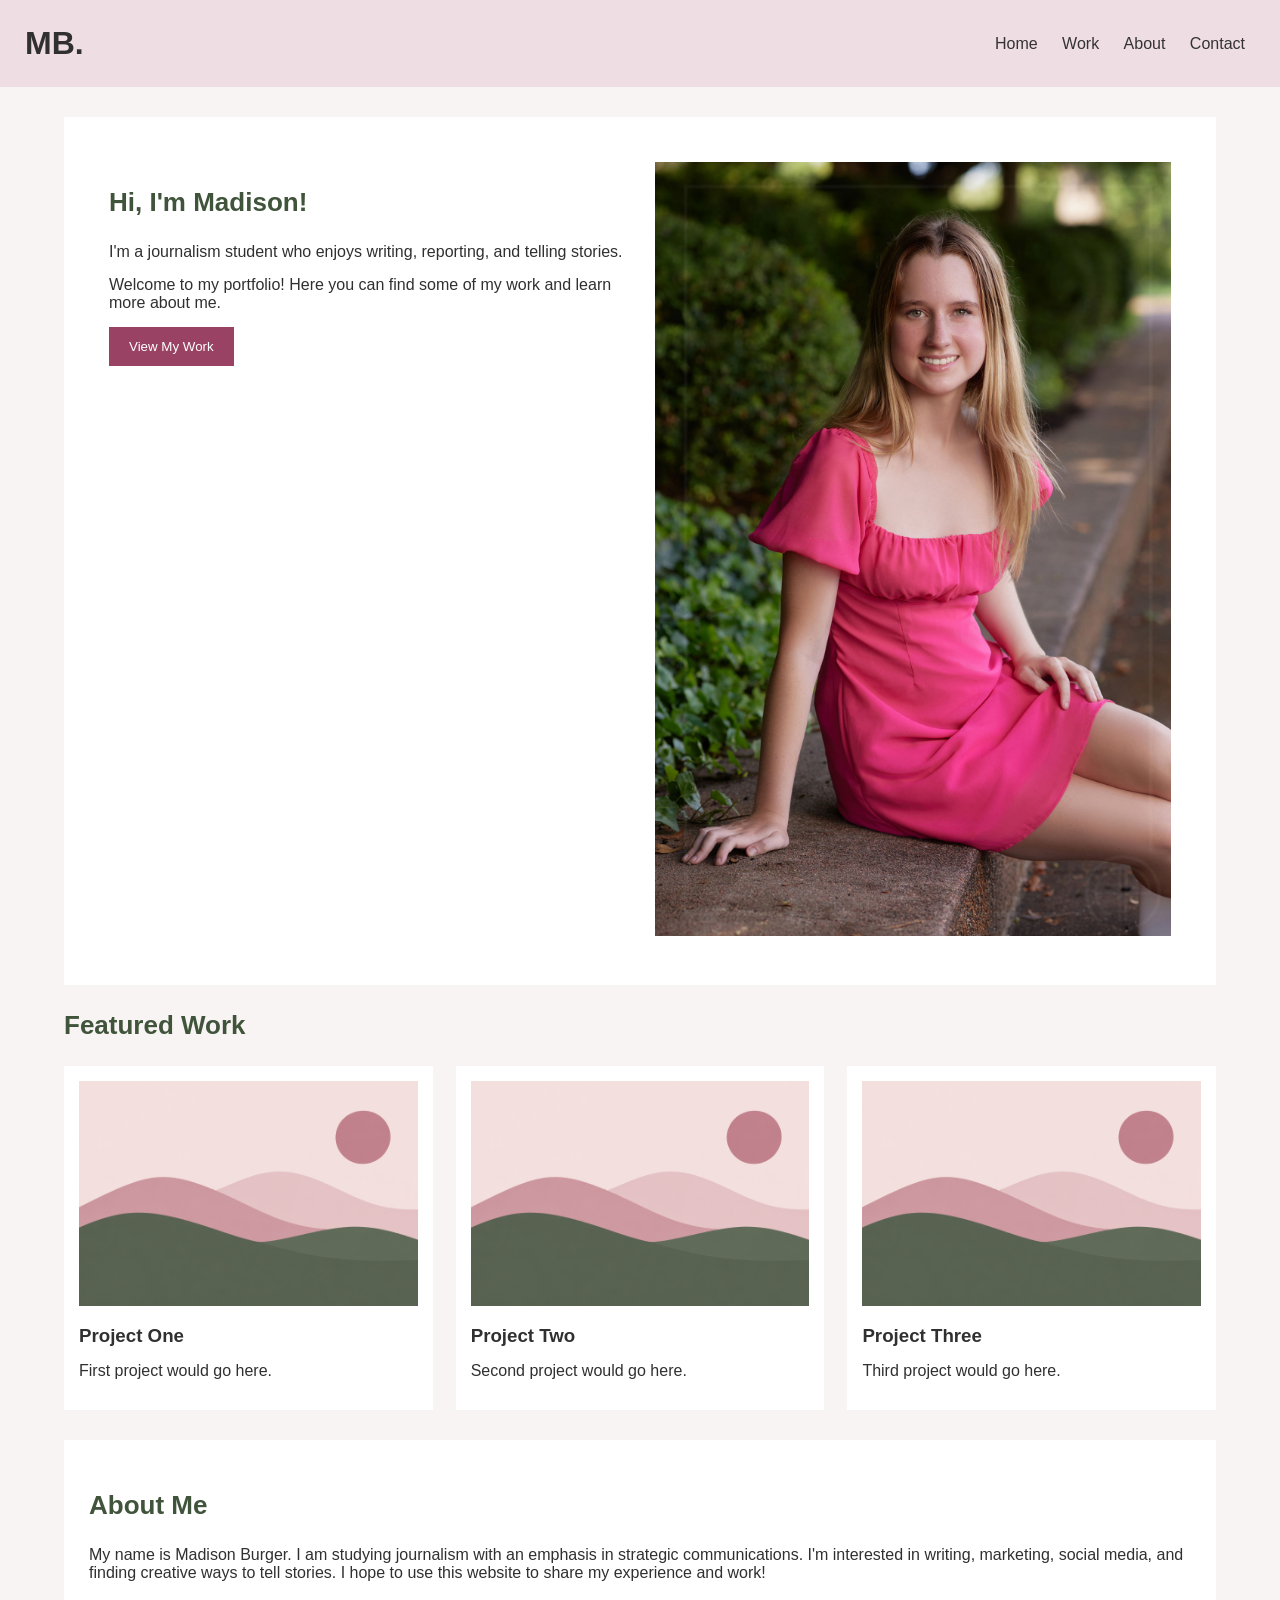
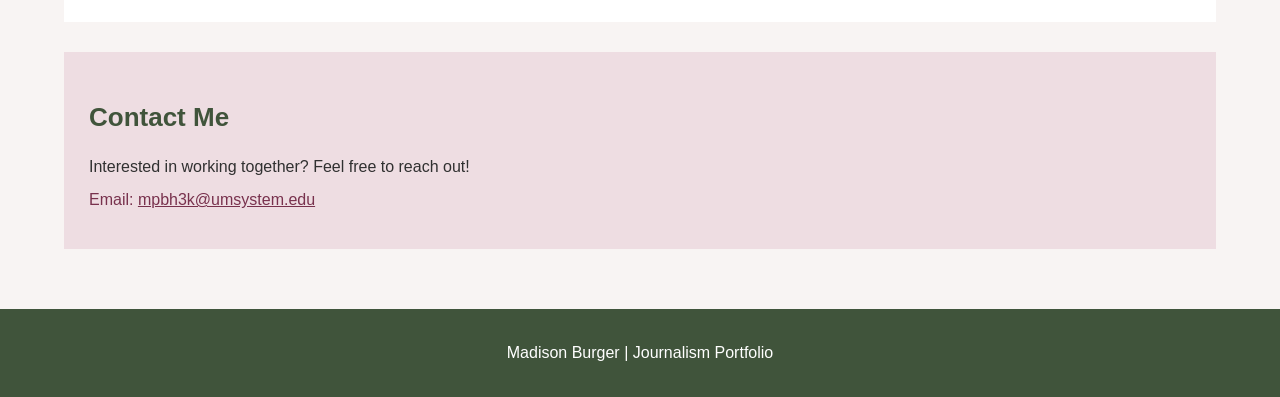
<file: index.html>
<!DOCTYPE html>
<html>

<head>
    <title>Madison Burger Portfolio</title>
    <meta charset="UTF-8">
    <meta name="viewport" content="width=device-width, initial-scale=1.0">

    <link rel="stylesheet" href="style.css">

    <meta name="description" content="This is my description.">

    <meta name="author" content="Madison Burger.">

    <meta name="keywords" content="Madison Burger, Portfolio, Journalism">

    <!-- Open Graph -->
    <meta property="og:title" content="Madison Burger Portfolio">
    <meta property="og:description" content="This is my description.">
    <meta property="og:image" content="https://www.w3schools.com/images/w3schools_logo_436_2.png">
    <meta property="og:url" content="https://www.w3schools.com">
    <meta property="og:type" content="website">

    <!-- Twitter Card -->
    <meta name="twitter:card" content="summary_large_image">
    <meta name="twitter:title" content="Madison Burger Portfolio">
    <meta name="twitter:description" content="This is my description.">
    <meta name="twitter:image" content="https://www.w3schools.com/images/w3schools_logo_436_2.png">

    <style>
        h2 {
            color: #40543B;
        }
    </style>
</head>

<body>

   <header>
       <div class="desktopnav">
        <h1 id="masthead">MB.</h1>
        <div class="navbar">
            <ul>
               <a href="index.html">Home</a>
               <a href="work.html">Work</a>
               <a href="about.html">About</a>
               <a href="contact.html">Contact</a>
            </ul>
           </div>

       </div>
   </header>

    <main>

        <div class="topsection">

            <div>
                <h2>Hi, I'm Madison!</h2>

                <p>
                    I'm a journalism student who enjoys writing,
                    reporting, and telling stories.
                </p>

                <p>
                    Welcome to my portfolio! Here you can find
                    some of my work and learn more about me.
                </p>

                <button onclick="location.href='work.html'">
                    View My Work
                </button>
            </div>

            <div>
                <img src="img/Headshot.jpg" alt="My photo">
            </div>

        </div>

        <h2>Featured Work</h2>

        <div class="worksection">

            <div class="project">
                <img src="img/Placeholder.png" alt="Project One">
                <h3>Project One</h3>
                <p>First project would go here.</p>
            </div>

            <div class="project">
                <img src="img/Placeholder.png" alt="Project Two">
                <h3>Project Two</h3>
                <p>Second project would go here.</p>
            </div>

            <div class="project">
                <img src="img/Placeholder.png" alt="Project Three">
                <h3>Project Three</h3>
                <p>Third project would go here.</p>
            </div>

        </div>

        <div id="about">
            <h2>About Me</h2>

            <p>
                My name is Madison Burger. I am studying journalism with an emphasis in strategic communications. I'm interested in writing, marketing, social media, and finding creative ways to tell stories. I hope to use this website to share my experience and work!
            </p>
        </div>

        <div id="contact">
            <h2>Contact Me</h2>

            <p>
                Interested in working together?
                Feel free to reach out!
            </p>

            <p style="color: #78314D;">
                Email: <a href="mailto:mpbh3k@umsystem.edu">mpbh3k@umsystem.edu</a>
            </p>

        </div>

    </main>

    <footer>
        <p>Madison Burger | Journalism Portfolio</p>
    </footer>

</body>

</html>
</file>
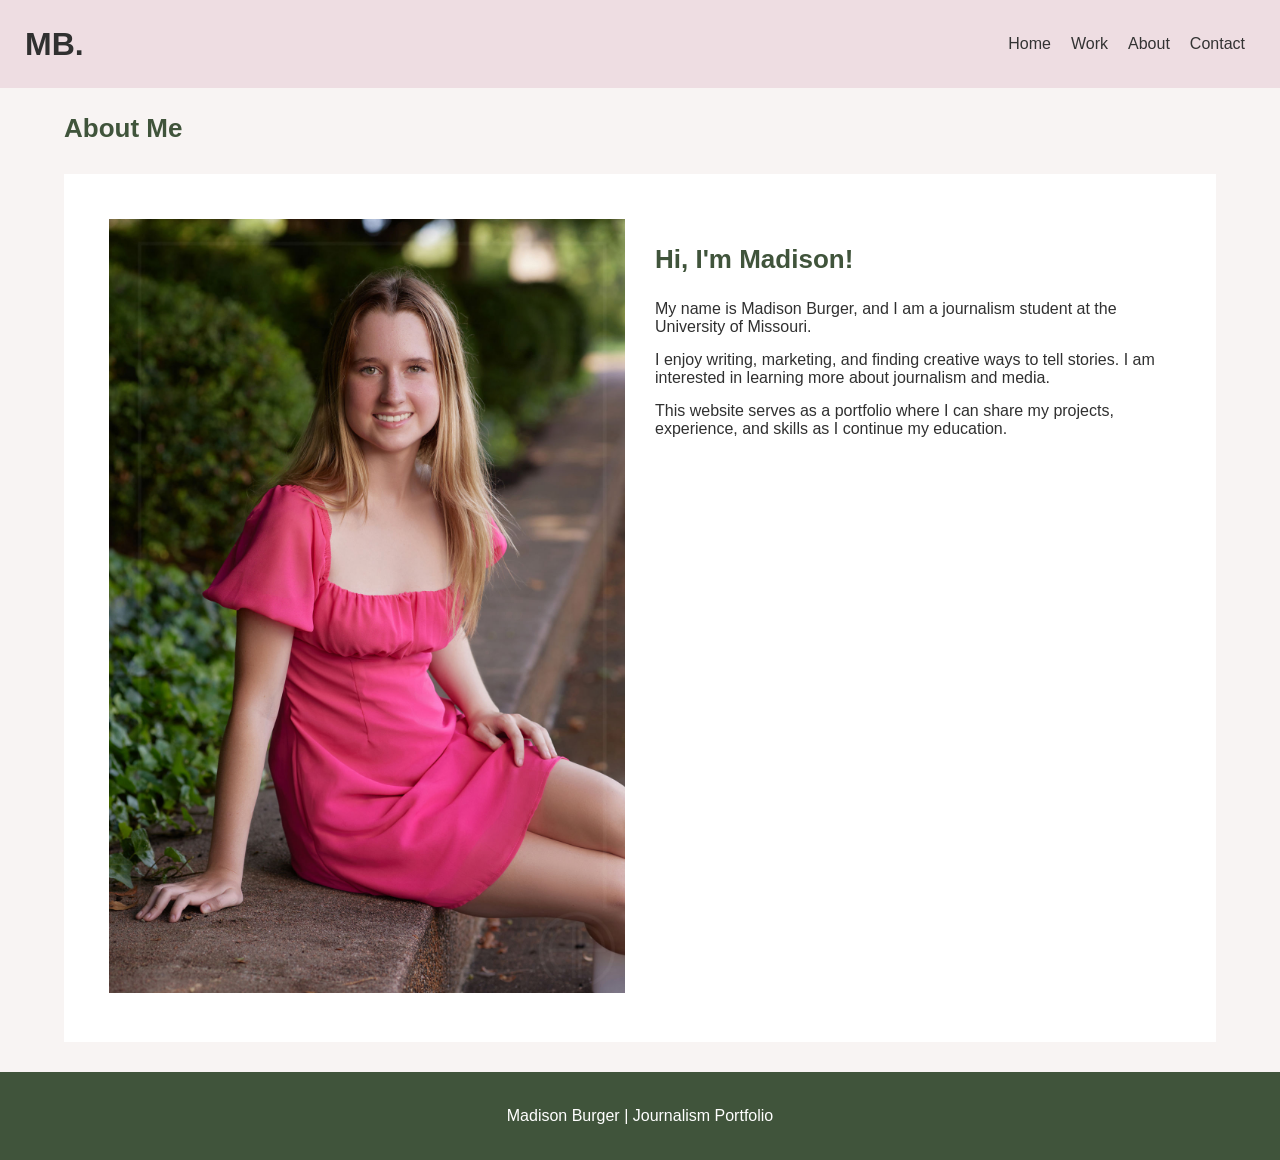
<file: about.html>
<!DOCTYPE html>
<html>

<head>
    <title>About Me</title>
    <meta charset="UTF-8">
    <meta name="viewport" content="width=device-width, initial-scale=1.0">

    <meta name="description" content="This is my description.">

    <meta name="author" content="Madison Burger.">

    <meta name="keywords" content="Madison Burger, Portfolio, Journalism">

    <!-- Open Graph -->
    <meta property="og:title" content="Madison Burger Portfolio">
    <meta property="og:description" content="This is my description.">
    <meta property="og:image" content="https://www.w3schools.com/images/w3schools_logo_436_2.png">
    <meta property="og:url" content="https://www.w3schools.com">
    <meta property="og:type" content="website">

    <!-- Twitter Card -->
    <meta name="twitter:card" content="summary_large_image">
    <meta name="twitter:title" content="Madison Burger Portfolio">
    <meta name="twitter:description" content="This is my description.">
    <meta name="twitter:image" content="https://www.w3schools.com/images/w3schools_logo_436_2.png">

    <link rel="stylesheet" href="style.css">
</head>

<body>

    <header>
        <div class="desktopnav">

            <h1 id="masthead">MB.</h1>

            <div class="navbar">
                <a href="index.html">Home</a>
                <a href="work.html">Work</a>
                <a href="about.html">About</a>
                <a href="contact.html">Contact</a>
            </div>

        </div>
    </header>

    <main>

        <h2>About Me</h2>

        <div class="topsection">

            <div>
                <img src="img/Headshot.jpg" alt="Photo of Madison">
            </div>

            <div>
                <h2>Hi, I'm Madison!</h2>

                <p>
                    My name is Madison Burger, and I am a
                    journalism student at the University
                    of Missouri.
                </p>

                <p>
                    I enjoy writing, marketing, and finding
                    creative ways to tell stories. I am
                    interested in learning more about
                    journalism and media.
                </p>

                <p>
                    This website serves as a portfolio where I can
                    share my projects, experience, and
                    skills as I continue my education.
                </p>
            </div>

        </div>

    </main>

    <footer>
        <p>Madison Burger | Journalism Portfolio</p>
    </footer>

</body>

</html>
</file>
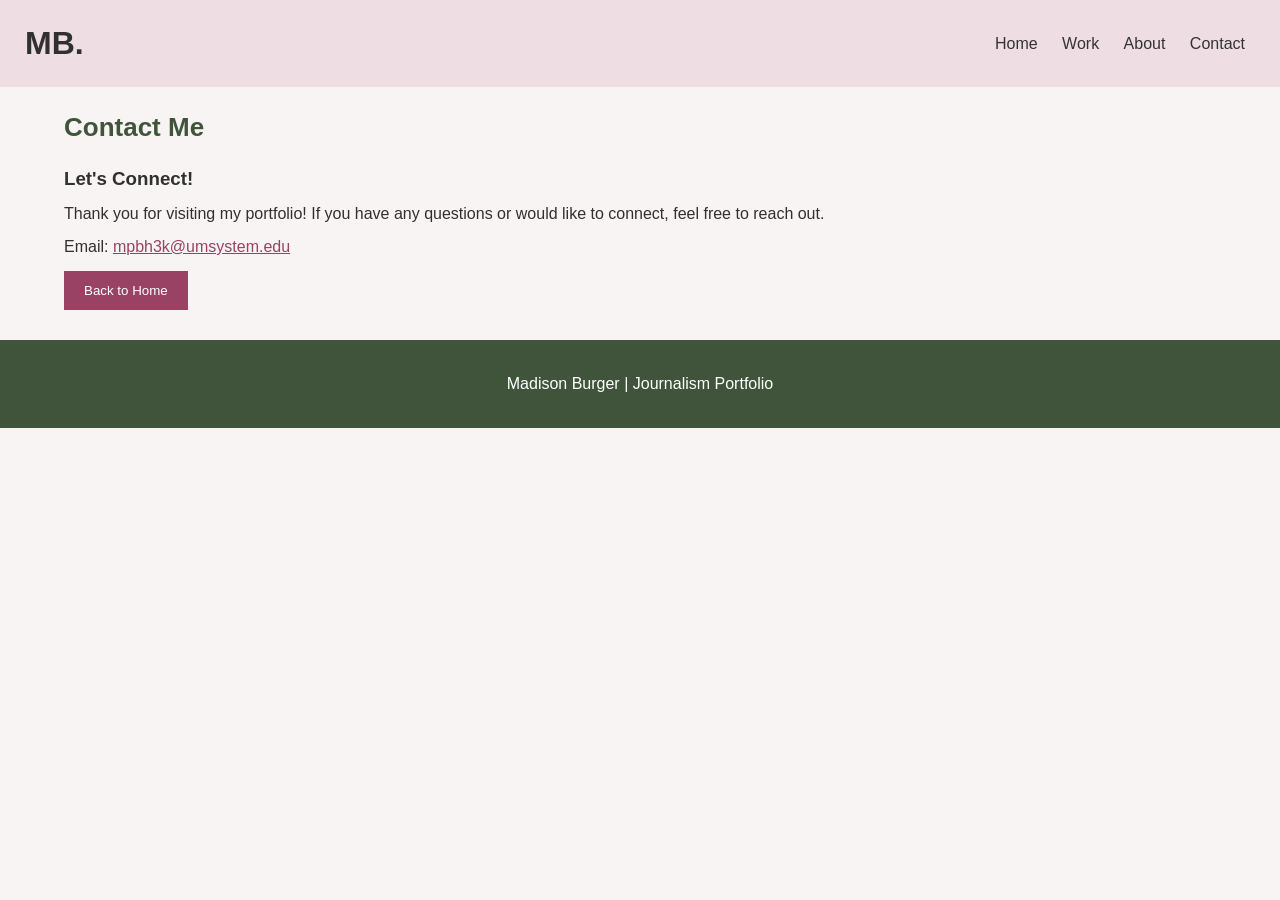
<file: contact.html>
<!DOCTYPE html>
<html>

<head>
    <title>Contact Me</title>
    <meta charset="UTF-8">
    <meta name="viewport" content="width=device-width, initial-scale=1.0">

    <meta name="description" content="This is my description.">

    <meta name="author" content="Madison Burger.">

    <meta name="keywords" content="Madison Burger, Portfolio, Journalism">

    <!-- Open Graph -->
    <meta property="og:title" content="Madison Burger Portfolio">
    <meta property="og:description" content="This is my description.">
    <meta property="og:image" content="https://www.w3schools.com/images/w3schools_logo_436_2.png">
    <meta property="og:url" content="https://www.w3schools.com">
    <meta property="og:type" content="website">

    <!-- Twitter Card -->
    <meta name="twitter:card" content="summary_large_image">
    <meta name="twitter:title" content="Madison Burger Portfolio">
    <meta name="twitter:description" content="This is my description.">
    <meta name="twitter:image" content="https://www.w3schools.com/images/w3schools_logo_436_2.png">

    <link rel="stylesheet" href="style.css">
</head>

<body>

   <header>
       <div class="desktopnav">
        <h1 id="masthead">MB.</h1>
        <div class="navbar">
            <ul>
               <a href="index.html">Home</a>
               <a href="work.html">Work</a>
               <a href="about.html">About</a>
               <a href="contact.html">Contact</a>
            </ul>
           </div>

       </div>
   </header>

    <main>

        <h2>Contact Me</h2>

        <div class="contactsection">

            <h3>Let's Connect!</h3>

            <p>
                Thank you for visiting my portfolio!
                If you have any questions or would
                like to connect, feel free to reach out.
            </p>
 
            <p>
                Email: <a href="mailto:mpbh3k@umsystem.edu" style="color: #9A4264;">mpbh3k@umsystem.edu</a>
            </p>

           
           <button type="button" onclick="location.href='index.html'">Back to Home</button>

        </div>

    </main>

    <footer>
        <p>Madison Burger | Journalism Portfolio</p>
    </footer>

</body>

</html>
</file>
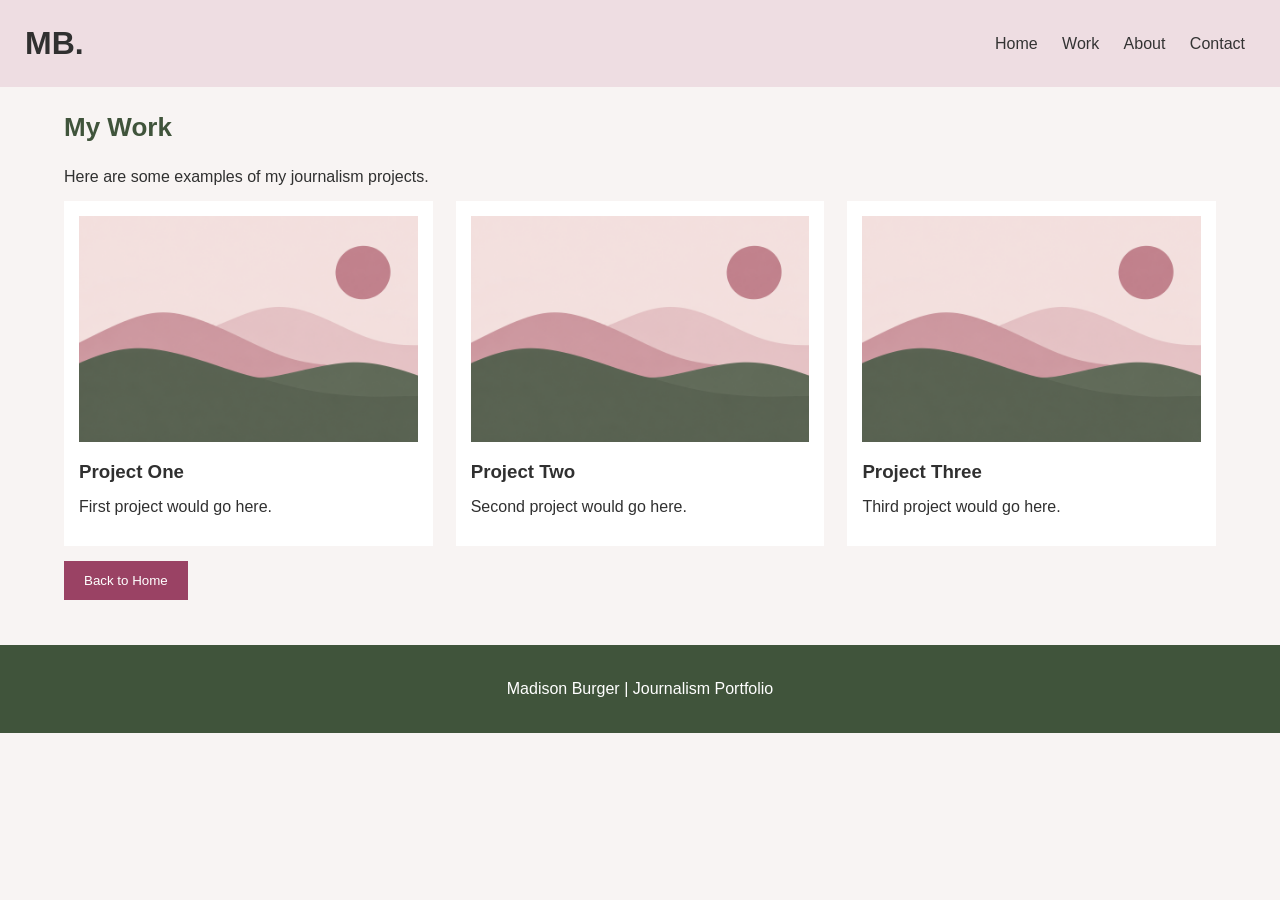
<file: work.html>
<!DOCTYPE html>
<html>

<head>
    <title>My Work</title>
    <meta charset="UTF-8">
    <meta name="viewport" content="width=device-width, initial-scale=1.0">

    <meta name="description" content="This is my description.">

    <meta name="author" content="Madison Burger.">

    <meta name="keywords" content="Madison Burger, Portfolio, Journalism">

    <!-- Open Graph -->
    <meta property="og:title" content="Madison Burger Portfolio">
    <meta property="og:description" content="This is my description.">
    <meta property="og:image" content="https://www.w3schools.com/images/w3schools_logo_436_2.png">
    <meta property="og:url" content="https://www.w3schools.com">
    <meta property="og:type" content="website">

    <!-- Twitter Card -->
    <meta name="twitter:card" content="summary_large_image">
    <meta name="twitter:title" content="Madison Burger Portfolio">
    <meta name="twitter:description" content="This is my description.">
    <meta name="twitter:image" content="https://www.w3schools.com/images/w3schools_logo_436_2.png">

    <link rel="stylesheet" href="style.css">
</head>

<body>
   
   <header>
       <div class="desktopnav">
        <h1 id="masthead">MB.</h1>
        <div class="navbar">
            <ul>
               <a href="index.html">Home</a>
               <a href="work.html">Work</a>
               <a href="about.html">About</a>
               <a href="contact.html">Contact</a>
            </ul>
           </div>

       </div>
   </header>

    <main>

        <h2>My Work</h2>

        <p>
            Here are some examples of my journalism projects.
        </p>

        <div class="worksection">

            <div class="project">
                <img src="img/Placeholder.png" alt="Project One">
                <h3>Project One</h3>
                <p>First project would go here.</p>
            </div>

            <div class="project">
                <img src="img/Placeholder.png" alt="Project Two">
                <h3>Project Two</h3>
                <p>Second project would go here.</p>
            </div>

            <div class="project">
                <img src="img/Placeholder.png" alt="Project Three">
                <h3>Project Three</h3>
                <p>Third project would go here.</p>
            </div>

        </div>

        <p>
            <button type="button" onclick="location.href='index.html'">Back to Home</button>
        </p>

    </main>

    <footer>
        <p>Madison Burger | Journalism Portfolio</p>
    </footer>

</body>

</html>
</file>
<file: style.css>
* {
    margin: 0;
    padding: 0;
    box-sizing: border-box;
}

body {
    background-color: #F8F4F3;
    font-family: sans-serif;
    color: #303030;
}

/* header */

header {
    background-color: #EEDDE2;
    padding: 25px;
}

.desktopnav {
    display: flex;
    justify-content: space-between;
    align-items: center;
}

#masthead {
    font-size: 32px;
}

.navbar {
    display: flex;
}

.navbar a {
    color: #333;
    text-decoration: none;
    padding: 10px;
}

.navbar a:hover {
    background-color: white;
}

/* main */

main {
    width: 90%;
    margin: 0 auto;
    padding-bottom: 30px;
}

h2 {
    color: #40543B;
    margin: 25px 0;
    font-size: 26px;
}

h3 {
    margin: 15px 0;
}

p {
    margin: 15px 0;
}

/* information */

.topsection {
    display: flex;
    background-color: white;
    padding: 30px;
    margin-top: 30px;
}

.topsection div {
    width: 50%;
    padding: 15px;
}

.topsection img {
    width: 100%;
}

/* buttons */

button {
    background-color: #9A4264;
    color: white;
    padding: 12px 20px;
    border: none;
}

button:hover {
    background-color: #78314D;
}

/* featured work */

.worksection {
    display: flex;
    justify-content: space-between;
}

.project {
    background-color: white;
    width: 32%;
    padding: 15px;
}

.project img {
    width: 100%;
}

/* about */

#about {
    background-color: white;
    padding: 25px;
    margin-top: 30px;
}

/* contact */

#contact {
    background-color: #EEDDE2;
    padding: 25px;
    margin-top: 30px;
    margin-bottom: 30px;
}


#contact a {
    color: #78314D;
}


/* footer */

footer {
    background-color: #40543B;
    color: white;
    text-align: center;
    padding: 20px;
}

/* mobile layout */

@media (max-width: 600px) {

    .topsection {
        flex-direction: column;
    }

    .topsection div {
        width: 100%;
    }

    .worksection {
        flex-direction: column;
    }

    .project {
        width: 100%;
        margin-bottom: 20px;
    }

    .navbar {
        flex-direction: column;
    }


   .desktopnav {
        flex-direction: column;
}

    .navbar {
        margin-top: 15px;
}   

}
</file>
